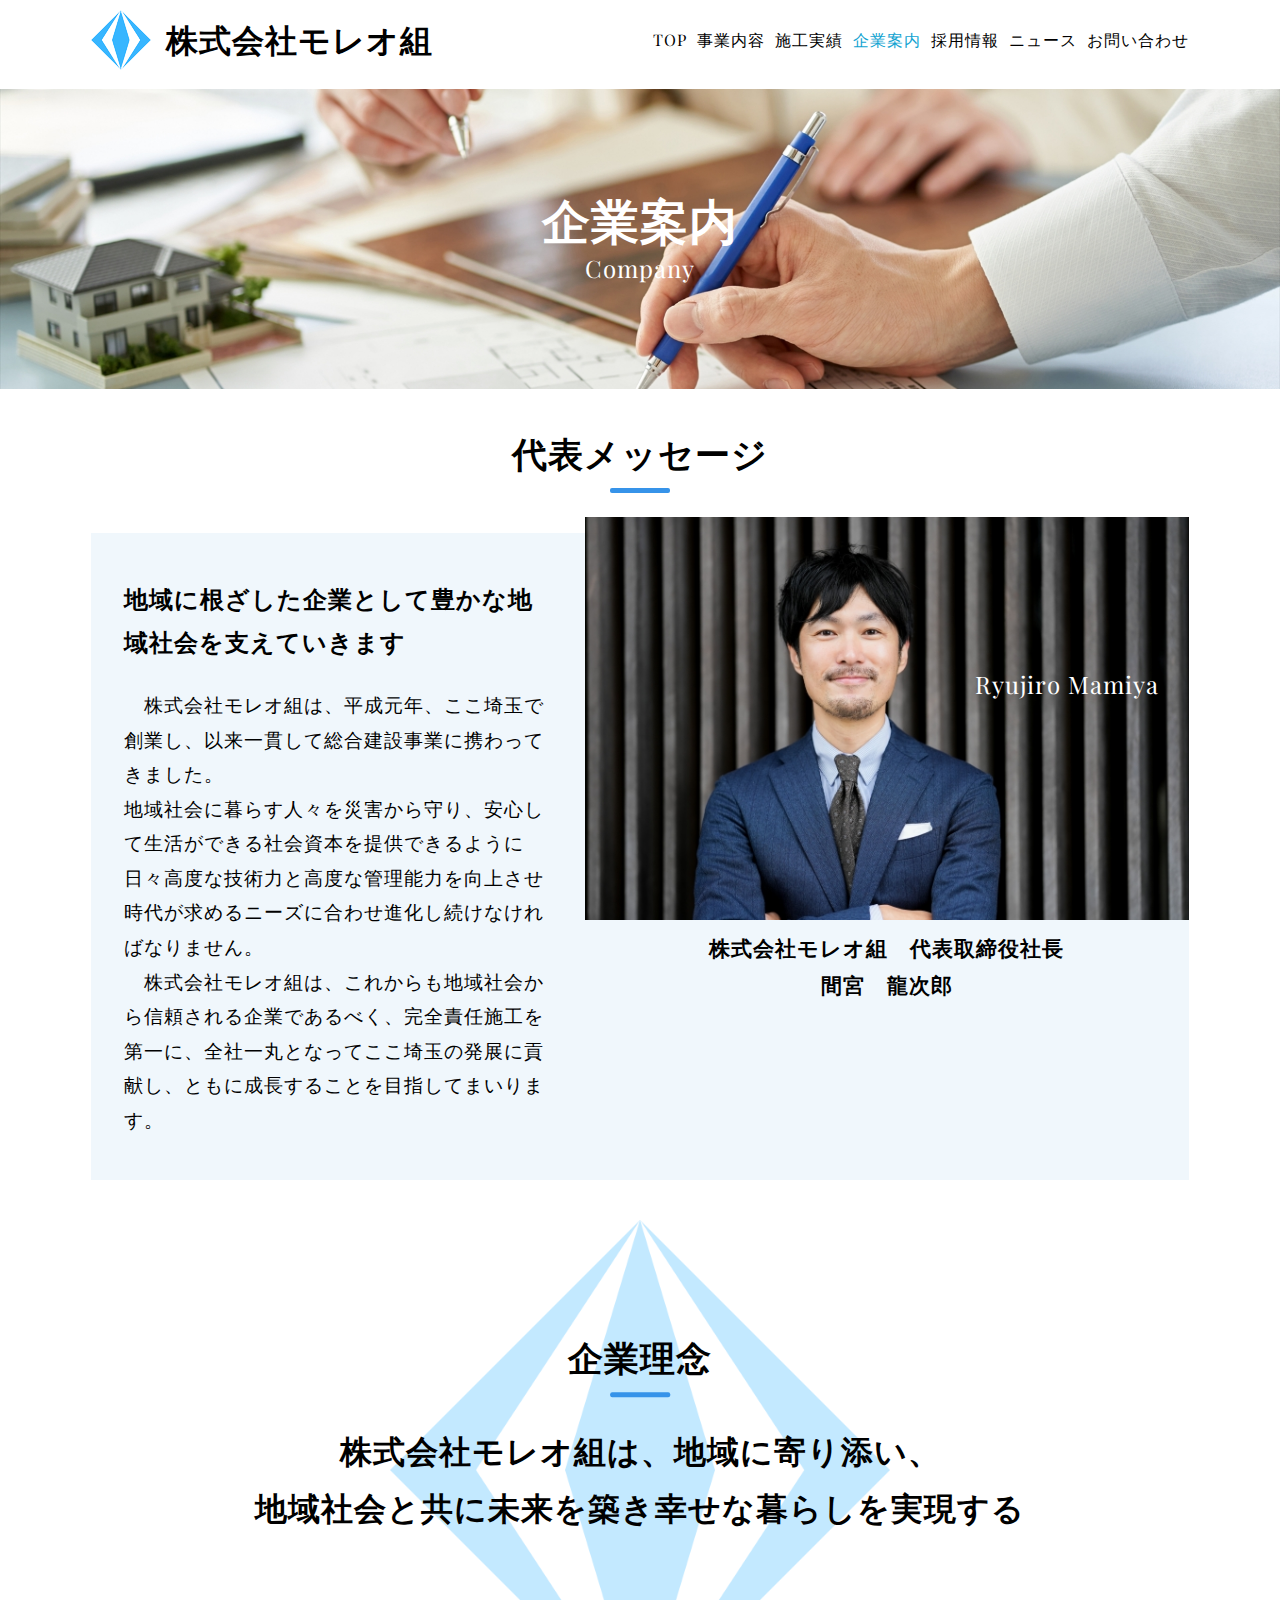
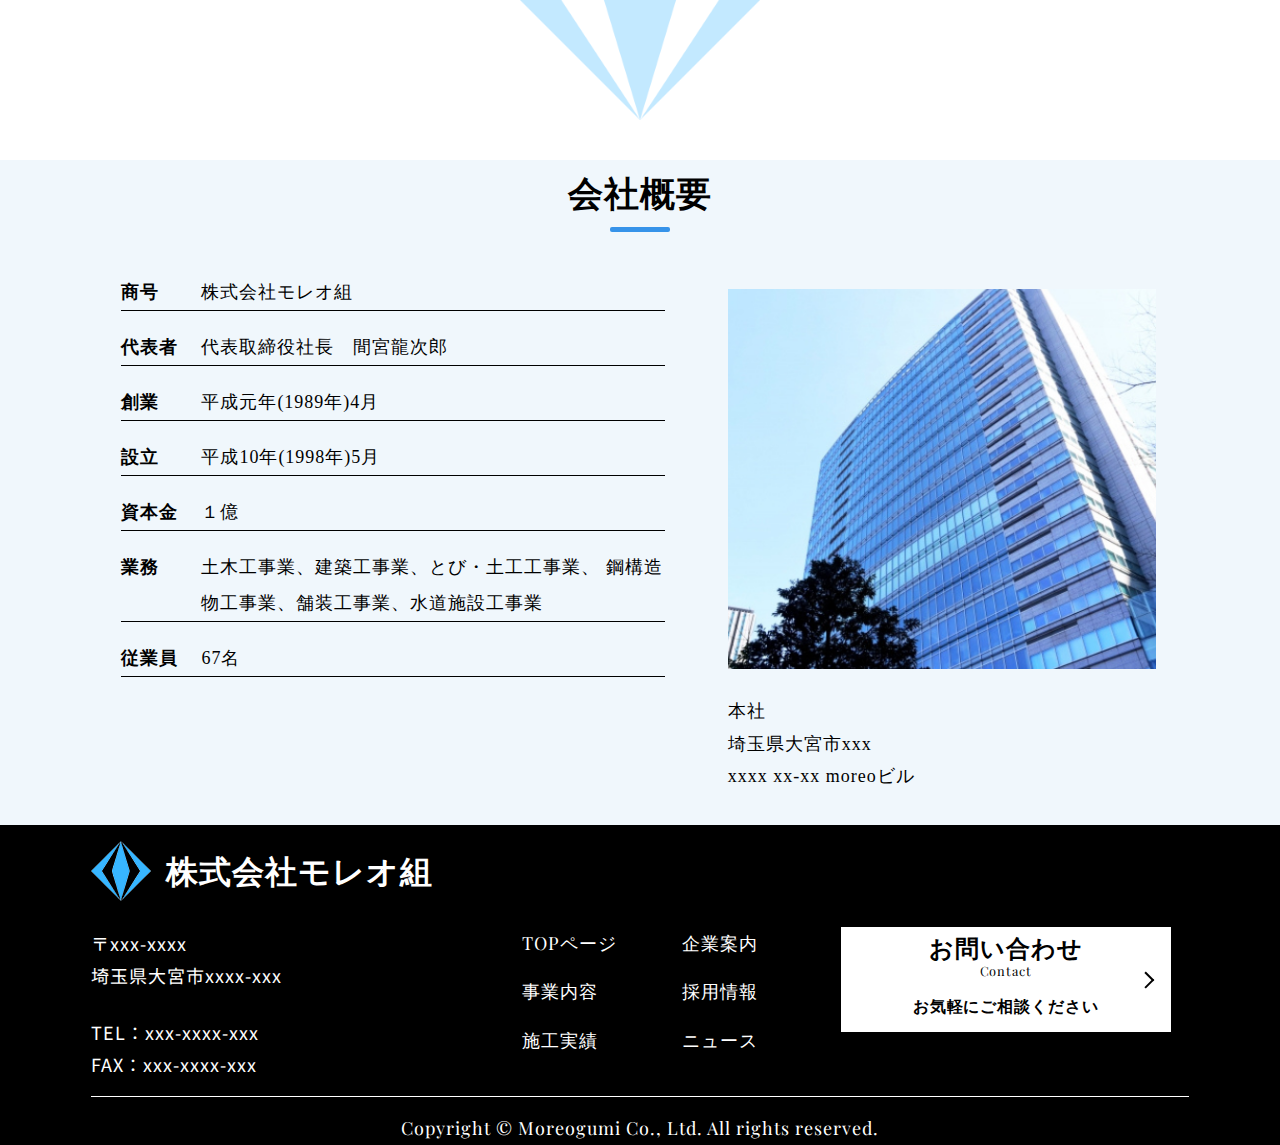
<file: html/comapny.html>
<!DOCTYPE html>
<html lang="ja">
  <head>
    <meta charset="UTF-8" />
    <title>株式会社モレオ組｜埼玉の総合建設業</title>
    <meta
      name="description"
      content="埼玉県に拠点を置き、インフラ整備を通して、地域の公共事業を支え続けています。"
    />
    <meta name="keywords" content="建設業、インフラ整備、工事" />
    <meta name="viewport" content="width=device-width, initial-scale=1.0" />
    <meta property="og:title" content="株式会社モレオ組｜埼玉の総合建設業" />
    <meta property="og:type" content="article" />
    <meta property="og:url" content="https://withcode-plus.tech" />
    <meta property="og:image" content="../img/logo.png " />
    <meta
      property="og:description"
      content="埼玉県に拠点を置き、インフラ整備を通して、地域の公共事業を支え続けています。"
    />
    <meta
      property="og:site_name"
      content="株式会社モレオ組｜埼玉の総合建設業"
    />
    <!--  favicon -->
    <link rel="icon" href="../favicon.ico" />
    <link rel="apple-touch-icon" sizes="180x180" href="/apple-touch-icon.png" />
    <link rel="icon" type="image/png" sizes="32x32" href="/favicon-32x32.png" />
    <link rel="icon" type="image/png" sizes="16x16" href="/favicon-16x16.png" />
    <link rel="manifest" href="/site.webmanifest" />
    <meta name="msapplication-TileColor" content="#da532c" />
    <meta name="theme-color" content="#ffffff" />

    <!-- google fonts -->
    <link rel="preconnect" href="https://fonts.googleapis.com" />
    <link rel="preconnect" href="https://fonts.gstatic.com" crossorigin />
    <link
      href="https://fonts.googleapis.com/css2?family=Noto+Sans+JP:wght@400;500;700;900&family=Playfair+Display:ital,wght@1,400;1,600&display=swap"
      rel="stylesheet"
    />

    <!-- cssファイル -->
    <link rel="stylesheet" type="text/css" href="../CSS/reset.css" />
    <link rel="stylesheet" type="text/css" href="../CSS/common1.css" />
    <link rel="stylesheet" type="text/css" href="../CSS/common2.css" />
    <link rel="stylesheet" type="text/css" href="../CSS/company.css" />
  </head>

  <body>
    <header id="company" class="header wrapper fixed">
      <div class="header-logo">
        <a href="../index.html">
          <li>
            <img src="../img/logo.png" alt="モレオ組ホーム" class="logo" />
          </li>
          <li><h1 class="company-name">株式会社モレオ組</h1></li>
        </a>
      </div>
      <div class="header-nav">
        <nav>
          <ul class="header-nav_list">
            <li><a href="../index.html">TOP</a></li>
            <li><a href="./service.html">事業内容</a></li>
            <li><a href="./works.html">施工実績</a></li>
            <li><a href="./comapny.html" class="color">企業案内</a></li>
            <li><a href="./recruit.html">採用情報</a></li>
            <li><a href="./news.html">ニュース</a></li>
            <li><a href="./contact.html">お問い合わせ</a></li>
          </ul>
        </nav>
      </div>
    </header>

    <main>
      <div class="top-kv">
        <img src="../img/companyーkv.jpg" alt="企業案内トップ画像" />
        <h3 class="top-kv-ttl">企業案内 <br /><small>Company</small></h3>
      </div>
      <section class="top-message wrapper sec-content-mb">
        <h3 class="sec-heading">代表メッセージ</h3>
        <div class="top-message-bgc content-bgc-blue">
          <div class="top-message_txt">
            <h4>地域に根ざした企業として豊かな地域社会を支えていきます</h4>
            <p>
              　株式会社モレオ組は、平成元年、ここ埼玉で創業し、以来一貫して総合建設事業に携わってきました。<br />
              地域社会に暮らす人々を災害から守り、安心して生活ができる社会資本を提供できるように日々高度な技術力と高度な管理能力を向上させ時代が求めるニーズに合わせ進化し続けなければなりません。<br />
              　株式会社モレオ組は、これからも地域社会から信頼される企業であるべく、完全責任施工を第一に、全社一丸となってここ埼玉の発展に貢献し、ともに成長することを目指してまいります。
            </p>
          </div>

          <div class="top-message-president">
            <div class="top-message-img">
              <img src="../img/top-message.jpg" alt="" />

              <p>
                株式会社モレオ組　代表取締役社長<br />
                間宮　龍次郎
              </p>
            </div>
          </div>
        </div>
      </section>

      <!-- 企業理念 -->

      <section class="wrapper sec-content-mb">
        <div class="corporate-philosophy">
          <div class="corporate-philosophy-img">
            <img src="../img/logo-big.png" alt="" />
          </div>
          <div class="corporate-philosophy-txt">
            <h3 class="sec-heading">企業理念</h3>
            <p>
              株式会社モレオ組は、地域に寄り添い、<br />
              地域社会と共に未来を築き幸せな暮らしを実現する
            </p>
          </div>
        </div>
      </section>

      <!-- Company Overview -->
      <div class="bgc-blue">
        <section id="works" class="wrapper sec-content-mb">
          <h3 class="sec-heading">会社概要</h3>
          <div class="overview">
            <ul class="overview-left">
              <li class="overview-item">
                <h3>商号</h3>
                <p>株式会社モレオ組</p>
              </li>
              <li class="overview-item">
                <h3>代表者</h3>
                <p>代表取締役社長　間宮龍次郎</p>
              </li>
              <li class="overview-item">
                <h3>創業</h3>
                <p>平成元年(1989年)4月</p>
              </li>
              <li class="overview-item">
                <h3>設立</h3>
                <p>平成10年(1998年)5月</p>
              </li>
              <li class="overview-item">
                <h3>資本金</h3>
                <p>１億</p>
              </li>
              <li class="overview-item">
                <h3>業務</h3>
                <p>
                  土木工事業、建築工事業、とび・土工工事業、
                  鋼構造物工事業、舗装工事業、水道施設工事業
                </p>
              </li>
              <li class="overview-item">
                <h3>従業員</h3>
                <p>67名</p>
              </li>
            </ul>

            <div class="overview-right">
              <div class="overview-img">
                <img src="../img/companybuilding.png" alt="" />
              </div>
              <p>
                本社<br />
                埼玉県大宮市xxx<br />
                xxxx xx-xx moreoビル
              </p>
            </div>
          </div>
        </section>
      </div>
    </main>

    <!-- footer -->
    <div class="bgc-black">
      <footer class="footer wrapper">
        <div class="header-logo footer-logo">
          <a href="../index.html">
            <li>
              <img src="../img/logo.png" alt="モレオ組ホーム" class="logo" />
            </li>
            <li><h1 class="company-name">株式会社モレオ組</h1></li>
          </a>
        </div>
        <div class="footer-inner">
          <div class="footer-separation footer-company-info">
            <p class="address">
              〒xxx-xxxx <br />
              埼玉県大宮市xxxx-xxx
            </p>
            <p class="tel">
              TEL：xxx-xxxx-xxx <br />
              FAX：xxx-xxxx-xxx
            </p>
          </div>
          <div class="footer-separation footer-nav">
            <ul class="footer-nav-item">
              <li><a href="../index.html" class="color">TOPページ</a></li>
              <li><a href="./service.html">事業内容</a></li>
              <li><a href="./works.html">施工実績</a></li>
            </ul>
            <ul class="footer-nav-item">
              <li><a href="#">企業案内</a></li>
              <li><a href="./recruit.html">採用情報</a></li>
              <li><a href="./news.html">ニュース</a></li>
            </ul>
          </div>
          <div class="footer-separation footer-contact">
            <div class="footer-contact-btn">
              <a href="./contact.html" class="footer-btn-box">
                <h3 class="sec-ttl contact-ttl">
                  お問い合わせ <br /><small>Contact</small>
                </h3>
                <p>お気軽にご相談ください</p>
              </a>
            </div>
          </div>
        </div>
        <div class="copyright">
          <small>Copyright © Moreogumi Co., Ltd. All rights reserved.</small>
        </div>
      </footer>
    </div>
  </body>
</html>
</file>
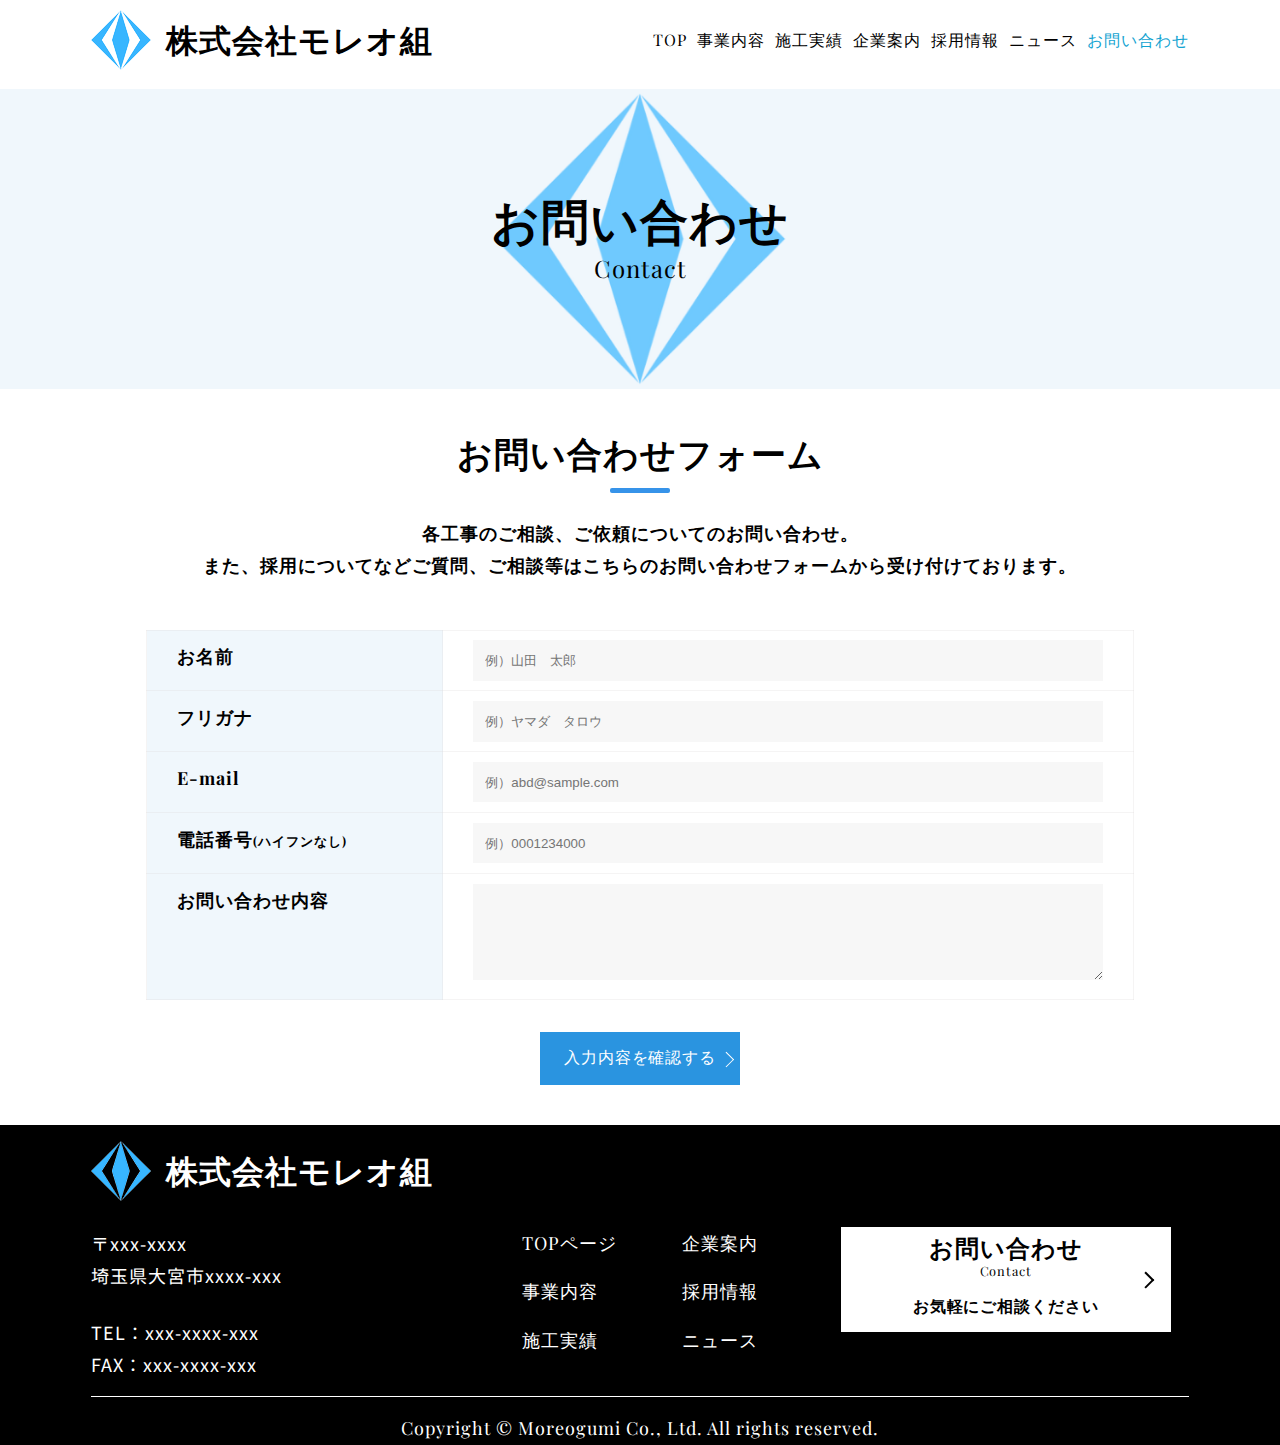
<file: html/contact.html>
<!DOCTYPE html>
<html lang="ja">
  <head>
    <meta charset="UTF-8" />
    <title>株式会社モレオ組｜埼玉の総合建設業</title>
    <meta
      name="description"
      content="埼玉県に拠点を置き、インフラ整備を通して、地域の公共事業を支え続けています。"
    />
    <meta name="keywords" content="建設業、インフラ整備、工事" />
    <meta name="viewport" content="width=device-width, initial-scale=1.0" />
    <meta property="og:title" content="株式会社モレオ組｜埼玉の総合建設業" />
    <meta property="og:type" content="article" />
    <meta property="og:url" content="https://withcode-plus.tech" />
    <meta property="og:image" content="../img/logo.png " />
    <meta
      property="og:description"
      content="埼玉県に拠点を置き、インフラ整備を通して、地域の公共事業を支え続けています。"
    />
    <meta
      property="og:site_name"
      content="株式会社モレオ組｜埼玉の総合建設業"
    />
    <!--  favicon -->
    <link rel="icon" href="../favicon.ico" />
    <link rel="apple-touch-icon" sizes="180x180" href="/apple-touch-icon.png" />
    <link rel="icon" type="image/png" sizes="32x32" href="/favicon-32x32.png" />
    <link rel="icon" type="image/png" sizes="16x16" href="/favicon-16x16.png" />
    <link rel="manifest" href="/site.webmanifest" />
    <meta name="msapplication-TileColor" content="#da532c" />
    <meta name="theme-color" content="#ffffff" />

    <!-- google fonts -->
    <link rel="preconnect" href="https://fonts.googleapis.com" />
    <link rel="preconnect" href="https://fonts.gstatic.com" crossorigin />
    <link
      href="https://fonts.googleapis.com/css2?family=Noto+Sans+JP:wght@400;500;700;900&family=Playfair+Display:ital,wght@1,400;1,600&display=swap"
      rel="stylesheet"
    />

    <!-- cssファイル -->
    <link rel="stylesheet" type="text/css" href="../CSS/reset.css" />
    <link rel="stylesheet" type="text/css" href="../CSS/common1.css" />
    <link rel="stylesheet" type="text/css" href="../CSS/common2.css" />
    <link rel="stylesheet" type="text/css" href="../CSS/contact.css" />
  </head>

  <body>
    <header id="recruit" class="header wrapper fixed">
      <div class="header-logo">
        <a href="../index.html">
          <li>
            <img src="../img/logo.png" alt="モレオ組ホーム" class="logo" />
          </li>
          <li><h1 class="company-name">株式会社モレオ組</h1></li>
        </a>
      </div>
      <div class="header-nav">
        <nav>
          <ul class="header-nav_list">
            <li><a href="../index.html">TOP</a></li>
            <li><a href="./service.html">事業内容</a></li>
            <li><a href="./works.html">施工実績</a></li>
            <li><a href="./comapny.html">企業案内</a></li>
            <li><a href="./recruit.html">採用情報</a></li>
            <li><a href="./news.html">ニュース</a></li>
            <li><a href="./contact.html" class="color">お問い合わせ</a></li>
          </ul>
        </nav>
      </div>
    </header>

    <main>
      <div class="top-kv bgc-blue">
        <img src="../img/contact-top.png" alt="お問い合わせトップ画像" />
        <h3 class="top-kv-ttl fz-color-bk">
          お問い合わせ <br /><small>Contact</small>
        </h3>
      </div>

      <section class="contact-container wrapper sec-content-mb">
        <h3 class="sec-heading">お問い合わせフォーム</h3>
        <p class="contact-txt">
          各工事のご相談、ご依頼についてのお問い合わせ。<br />
          また、採用についてなどご質問、ご相談等はこちらのお問い合わせフォームから受け付けております。
        </p>

        <!-- お問合せフォーム記入欄 -->
        <div class="contact-form">
          <form action="">
            <table class="contact-table">
              <tr>
                <th class="contact-item">お名前</th>
                <td class="contact-body">
                  <input
                    type="text"
                    name="名前"
                    placeholder="例）山田　太郎"
                    class="form-txt"
                  />
                </td>
              </tr>
              <tr>
                <th class="contact-item">フリガナ</th>
                <td class="contact-body">
                  <input
                    type="text"
                    name="名前"
                    placeholder="例）ヤマダ　タロウ"
                    class="form-txt"
                  />
                </td>
              </tr>
              <tr>
                <th class="contact-item">E-mail</th>
                <td class="contact-body">
                  <input
                    type="email"
                    name="メール"
                    placeholder="例）abd@sample.com"
                    class="form-txt"
                  />
                </td>
              </tr>
              <tr>
                <th class="contact-item">
                  電話番号<small>(ハイフンなし)</small>
                </th>
                <td class="contact-body">
                  <input
                    type="tel"
                    name="電話"
                    placeholder="例）0001234000"
                    class="form-txt"
                  />
                </td>
              </tr>
              <tr>
                <th class="contact-item">お問い合わせ内容</th>
                <td class="contact-body">
                  <textarea name="問い合わせ" class="form-textarea"></textarea>
                </td>
              </tr>
            </table>

            <!-- 送信ボタン -->
            <div class="contact-btn-area">
              <input
                type="submit"
                class="contact-btn"
                value="入力内容を確認する"
              />
            </div>
          </form>
        </div>
      </section>
    </main>

    <!-- footer -->
    <div class="bgc-black">
      <footer class="footer wrapper">
        <div class="header-logo footer-logo">
          <a href="../index.html">
            <li>
              <img src="../img/logo.png" alt="モレオ組ホーム" class="logo" />
            </li>
            <li><h1 class="company-name">株式会社モレオ組</h1></li>
          </a>
        </div>
        <div class="footer-inner">
          <div class="footer-separation footer-company-info">
            <p class="address">
              〒xxx-xxxx <br />
              埼玉県大宮市xxxx-xxx
            </p>
            <p class="tel">
              TEL：xxx-xxxx-xxx <br />
              FAX：xxx-xxxx-xxx
            </p>
          </div>
          <div class="footer-separation footer-nav">
            <ul class="footer-nav-item">
              <li><a href="../index.html" class="color">TOPページ</a></li>
              <li><a href="./service.html">事業内容</a></li>
              <li><a href="./works.html">施工実績</a></li>
            </ul>
            <ul class="footer-nav-item">
              <li><a href="./comapny.html">企業案内</a></li>
              <li><a href="./recruit.html">採用情報</a></li>
              <li><a href="./news.html">ニュース</a></li>
            </ul>
          </div>
          <div class="footer-separation footer-contact">
            <div class="footer-contact-btn">
              <a href="#" class="footer-btn-box">
                <h3 class="sec-ttl contact-ttl">
                  お問い合わせ <br /><small>Contact</small>
                </h3>
                <p>お気軽にご相談ください</p>
              </a>
            </div>
          </div>
        </div>
        <div class="copyright">
          <small>Copyright © Moreogumi Co., Ltd. All rights reserved.</small>
        </div>
      </footer>
    </div>
  </body>
</html>
</file>
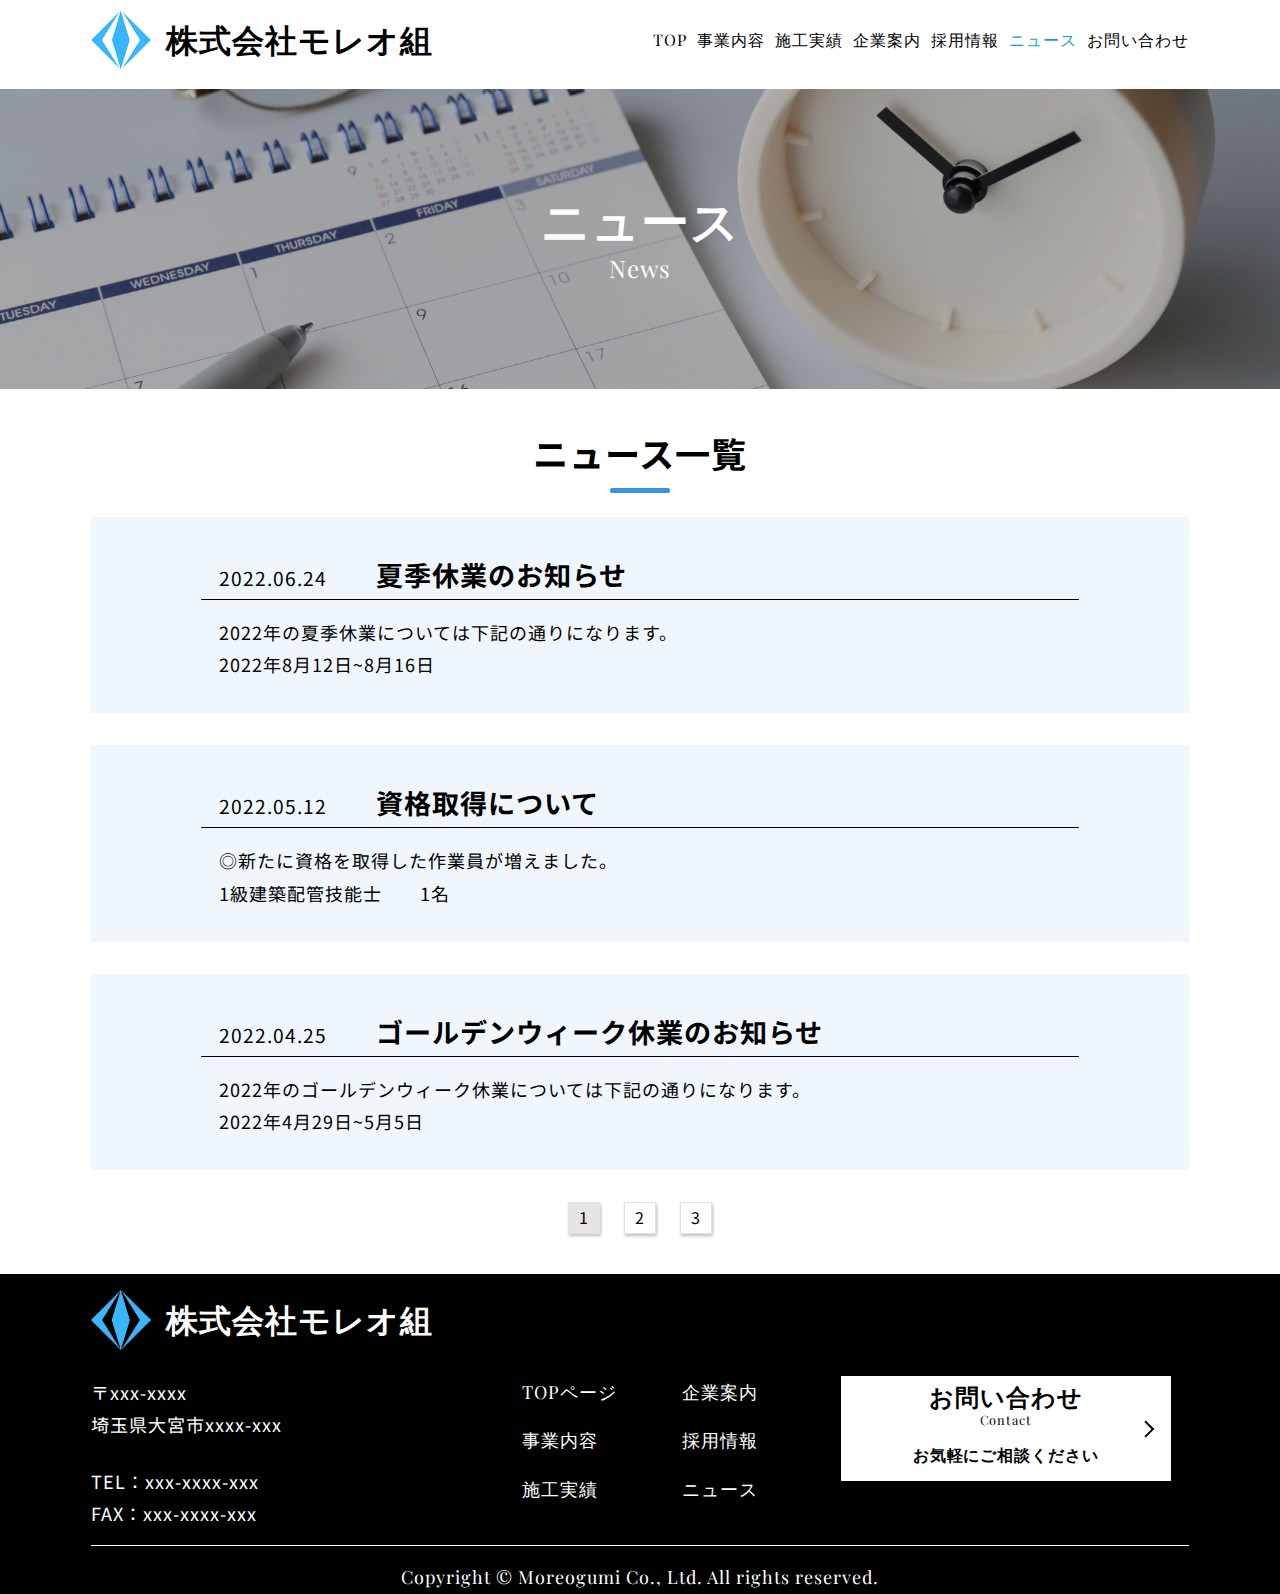
<file: html/news.html>
<!DOCTYPE html>
<html lang="ja">
  <head>
    <meta charset="UTF-8" />
    <title>株式会社モレオ組｜埼玉の総合建設業</title>
    <meta
      name="description"
      content="埼玉県に拠点を置き、インフラ整備を通して、地域の公共事業を支え続けています。"
    />
    <meta name="keywords" content="建設業、インフラ整備、工事" />
    <meta name="viewport" content="width=device-width, initial-scale=1.0" />
    <meta property="og:title" content="株式会社モレオ組｜埼玉の総合建設業" />
    <meta property="og:type" content="article" />
    <meta property="og:url" content="https://withcode-plus.tech" />
    <meta property="og:image" content="../img/logo.png " />
    <meta
      property="og:description"
      content="埼玉県に拠点を置き、インフラ整備を通して、地域の公共事業を支え続けています。"
    />
    <meta
      property="og:site_name"
      content="株式会社モレオ組｜埼玉の総合建設業"
    />
    <!--  favicon -->
    <link rel="icon" href="../favicon.ico" />
    <link rel="apple-touch-icon" sizes="180x180" href="/apple-touch-icon.png" />
    <link rel="icon" type="image/png" sizes="32x32" href="/favicon-32x32.png" />
    <link rel="icon" type="image/png" sizes="16x16" href="/favicon-16x16.png" />
    <link rel="manifest" href="/site.webmanifest" />
    <meta name="msapplication-TileColor" content="#da532c" />
    <meta name="theme-color" content="#ffffff" />

    <!-- google fonts -->
    <link rel="preconnect" href="https://fonts.googleapis.com" />
    <link rel="preconnect" href="https://fonts.gstatic.com" crossorigin />
    <link
      href="https://fonts.googleapis.com/css2?family=Noto+Sans+JP:wght@400;500;700;900&family=Playfair+Display:ital,wght@1,400;1,600&display=swap"
      rel="stylesheet"
    />

    <!-- cssファイル -->
    <link rel="stylesheet" type="text/css" href="../CSS/reset.css" />
    <link rel="stylesheet" type="text/css" href="../CSS/common1.css" />
    <link rel="stylesheet" type="text/css" href="../CSS/common2.css" />
    <link rel="stylesheet" type="text/css" href="../CSS/news.css" />
  </head>

  <body>
    <header id="recruit" class="header wrapper fixed">
      <div class="header-logo">
        <a href="../index.html">
          <li>
            <img src="../img/logo.png" alt="モレオ組ホーム" class="logo" />
          </li>
          <li><h1 class="company-name">株式会社モレオ組</h1></li>
        </a>
      </div>
      <div class="header-nav">
        <nav>
          <ul class="header-nav_list">
            <li><a href="../index.html">TOP</a></li>
            <li><a href="./service.html">事業内容</a></li>
            <li><a href="./works.html">施工実績</a></li>
            <li><a href="./comapny.html">企業案内</a></li>
            <li><a href="./recruit.html">採用情報</a></li>
            <li><a href="./news.html" class="color">ニュース</a></li>
            <li><a href="./contact.html">お問い合わせ</a></li>
          </ul>
        </nav>
      </div>
    </header>

    <main>
      <div class="top-kv img-bg-black">
        <img src="../img/news-top.jpg" alt="採用情報トップ画像" />
        <h3 class="top-kv-ttl">ニュース <br /><small>News</small></h3>
      </div>

      <!-- ニュース一覧 -->
      <section class="news-container wrapper sec-content-mb">
        <h3 class="sec-heading">ニュース一覧</h3>

        <article class="news-article content-bgc-blue">
          <div class="news-inner">
            <h4><span>2022.06.24</span>夏季休業のお知らせ</h4>
            <p>
              2022年の夏季休業については下記の通りになります。<br />
              2022年8月12日~8月16日
            </p>
          </div>
        </article>

        <article class="news-article content-bgc-blue">
          <div class="news-inner">
            <h4><span>2022.05.12</span>資格取得について</h4>
            <p>
              ◎新たに資格を取得した作業員が増えました。<br />
              1級建築配管技能士　　1名
            </p>
          </div>
        </article>

        <article class="news-article content-bgc-blue">
          <div class="news-inner">
            <h4><span>2022.04.25</span>ゴールデンウィーク休業のお知らせ</h4>
            <p>
              2022年のゴールデンウィーク休業については下記の通りになります。<br />
              2022年4月29日~5月5日
            </p>
          </div>
        </article>

        <!-- ページネーション -->
        <div class="page-num">
          <ul class="page-num-list">
            <li class="page-num-item current"><a href="">1</a></li>
            <li class="page-num-item"><a href="">2</a></li>
            <li class="page-num-item"><a href="">3</a></li>
          </ul>
        </div>
      </section>
    </main>

    <!-- footer -->
    <div class="bgc-black">
      <footer class="footer wrapper">
        <div class="header-logo footer-logo">
          <a href="../index.html">
            <li>
              <img src="../img/logo.png" alt="モレオ組ホーム" class="logo" />
            </li>
            <li><h1 class="company-name">株式会社モレオ組</h1></li>
          </a>
        </div>
        <div class="footer-inner">
          <div class="footer-separation footer-company-info">
            <p class="address">
              〒xxx-xxxx <br />
              埼玉県大宮市xxxx-xxx
            </p>
            <p class="tel">
              TEL：xxx-xxxx-xxx <br />
              FAX：xxx-xxxx-xxx
            </p>
          </div>
          <div class="footer-separation footer-nav">
            <ul class="footer-nav-item">
              <li><a href="../index.html" class="color">TOPページ</a></li>
              <li><a href="./service.html">事業内容</a></li>
              <li><a href="./works.html">施工実績</a></li>
            </ul>
            <ul class="footer-nav-item">
              <li><a href="./comapny.html">企業案内</a></li>
              <li><a href="./recruit.html">採用情報</a></li>
              <li><a href="#">ニュース</a></li>
            </ul>
          </div>
          <div class="footer-separation footer-contact">
            <div class="footer-contact-btn">
              <a href="./contact.html" class="footer-btn-box">
                <h3 class="sec-ttl contact-ttl">
                  お問い合わせ <br /><small>Contact</small>
                </h3>
                <p>お気軽にご相談ください</p>
              </a>
            </div>
          </div>
        </div>
        <div class="copyright">
          <small>Copyright © Moreogumi Co., Ltd. All rights reserved.</small>
        </div>
      </footer>
    </div>
  </body>
</html>
</file>
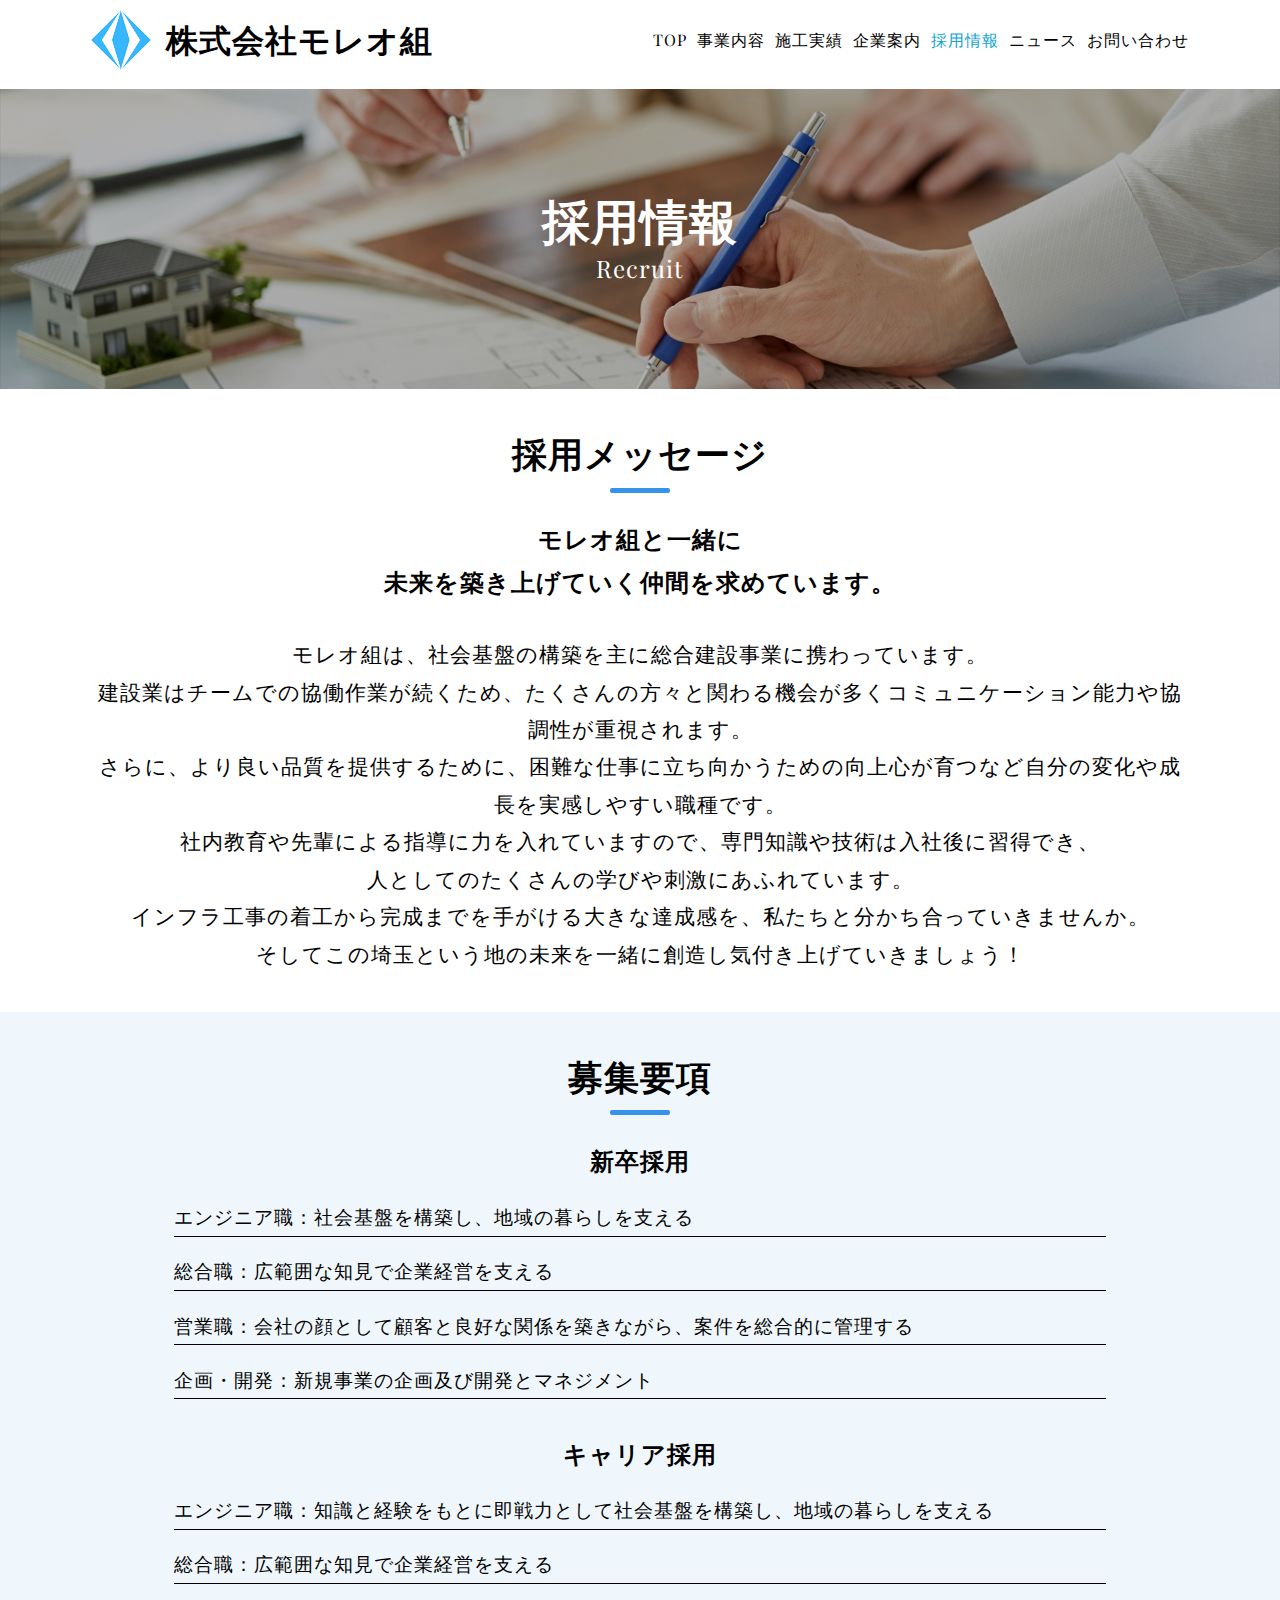
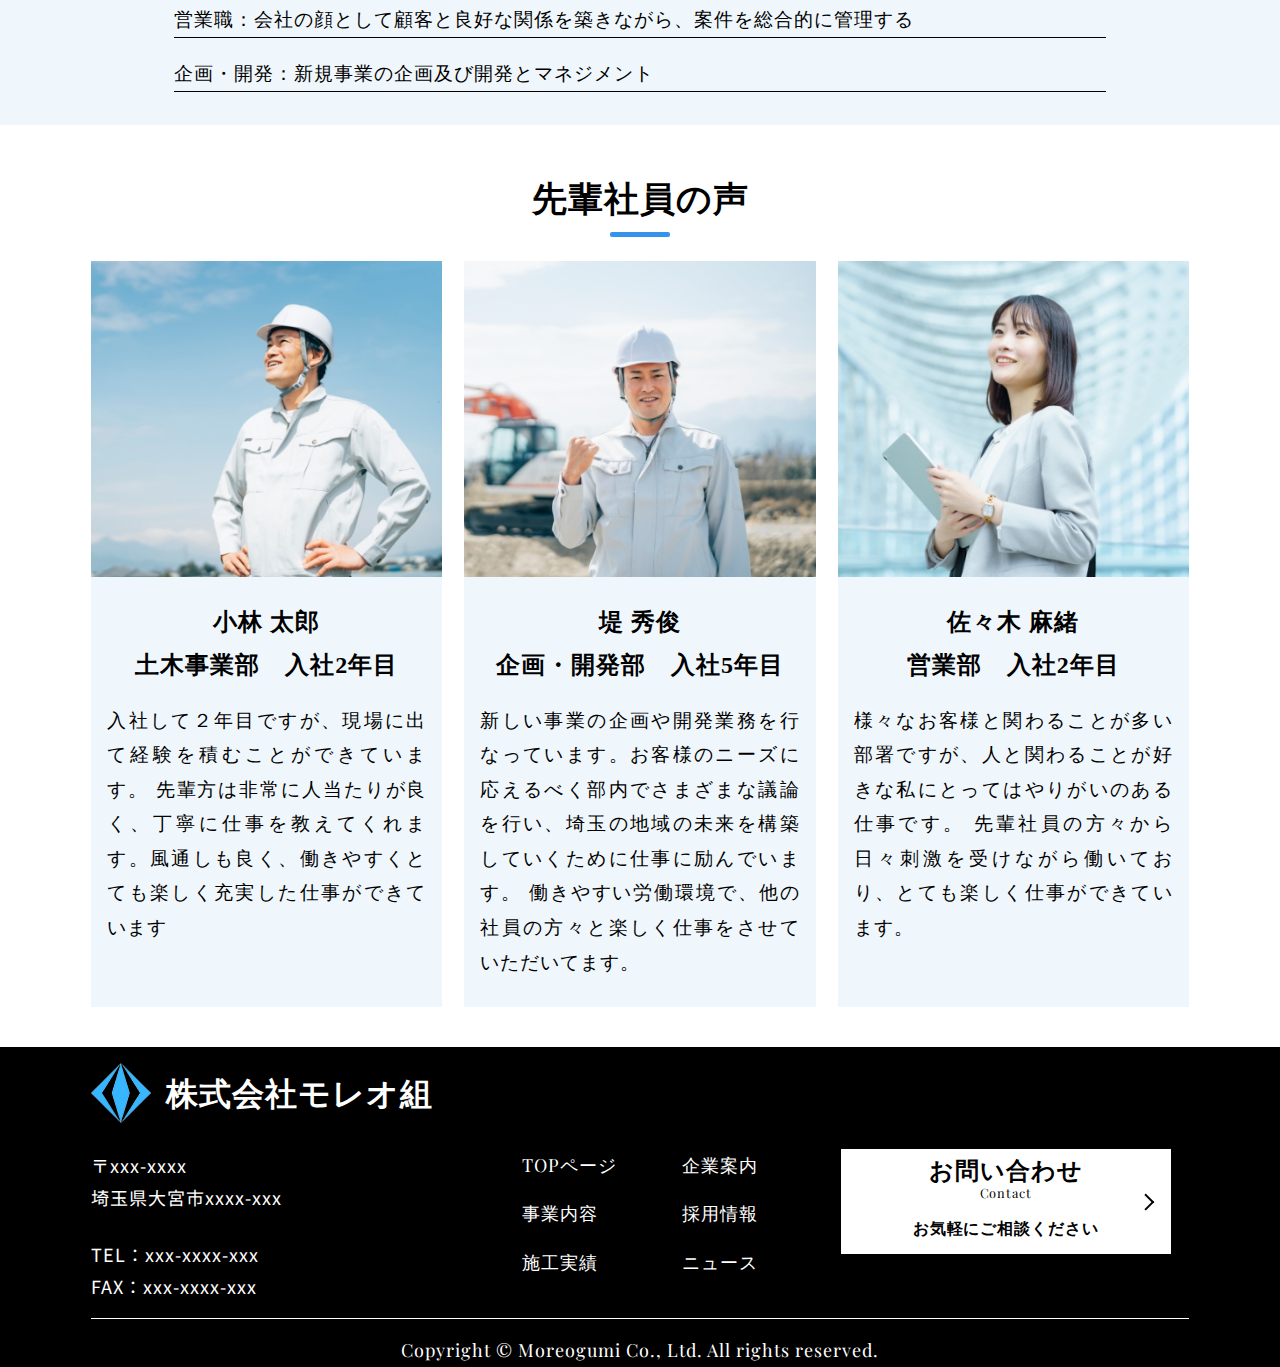
<file: html/recruit.html>
<!DOCTYPE html>
<html lang="ja">
  <head>
    <meta charset="UTF-8" />
    <title>株式会社モレオ組｜埼玉の総合建設業</title>
    <meta
      name="description"
      content="埼玉県に拠点を置き、インフラ整備を通して、地域の公共事業を支え続けています。"
    />
    <meta name="keywords" content="建設業、インフラ整備、工事" />
    <meta name="viewport" content="width=device-width, initial-scale=1.0" />
    <meta property="og:title" content="株式会社モレオ組｜埼玉の総合建設業" />
    <meta property="og:type" content="article" />
    <meta property="og:url" content="https://withcode-plus.tech" />
    <meta property="og:image" content="../img/logo.png " />
    <meta
      property="og:description"
      content="埼玉県に拠点を置き、インフラ整備を通して、地域の公共事業を支え続けています。"
    />
    <meta
      property="og:site_name"
      content="株式会社モレオ組｜埼玉の総合建設業"
    />
    <!--  favicon -->
    <link rel="icon" href="../favicon.ico" />
    <link rel="apple-touch-icon" sizes="180x180" href="/apple-touch-icon.png" />
    <link rel="icon" type="image/png" sizes="32x32" href="/favicon-32x32.png" />
    <link rel="icon" type="image/png" sizes="16x16" href="/favicon-16x16.png" />
    <link rel="manifest" href="/site.webmanifest" />
    <meta name="msapplication-TileColor" content="#da532c" />
    <meta name="theme-color" content="#ffffff" />

    <!-- google fonts -->
    <link rel="preconnect" href="https://fonts.googleapis.com" />
    <link rel="preconnect" href="https://fonts.gstatic.com" crossorigin />
    <link
      href="https://fonts.googleapis.com/css2?family=Noto+Sans+JP:wght@400;500;700;900&family=Playfair+Display:ital,wght@1,400;1,600&display=swap"
      rel="stylesheet"
    />

    <!-- cssファイル -->
    <link rel="stylesheet" type="text/css" href="../CSS/reset.css" />
    <link rel="stylesheet" type="text/css" href="../CSS/common1.css" />
    <link rel="stylesheet" type="text/css" href="../CSS/common2.css" />
    <link rel="stylesheet" type="text/css" href="../CSS/recruit.css" />
  </head>

  <body>
    <header id="recruit" class="header wrapper fixed">
      <div class="header-logo">
        <a href="../index.html">
          <li>
            <img src="../img/logo.png" alt="モレオ組ホーム" class="logo" />
          </li>
          <li><h1 class="company-name">株式会社モレオ組</h1></li>
        </a>
      </div>
      <div class="header-nav">
        <nav>
          <ul class="header-nav_list">
            <li><a href="../index.html">TOP</a></li>
            <li><a href="./service.html">事業内容</a></li>
            <li><a href="./works.html">施工実績</a></li>
            <li><a href="./comapny.html">企業案内</a></li>
            <li><a href="./recruit.html" class="color">採用情報</a></li>
            <li><a href="./news.html">ニュース</a></li>
            <li><a href="./contact.html">お問い合わせ</a></li>
          </ul>
        </nav>
      </div>
    </header>

    <main>
      <div class="top-kv img-bg-black">
        <img src="../img/companyーkv.jpg" alt="採用情報トップ画像" />
        <h3 class="top-kv-ttl">採用情報 <br /><small>Recruit</small></h3>
      </div>
      <section class="recruit-message wrapper sec-content-mb">
        <h3 class="sec-heading">採用メッセージ</h3>
        <h4>
          モレオ組と一緒に<br />
          未来を築き上げていく仲間を求めています。
        </h4>
        <p>
          モレオ組は、社会基盤の構築を主に総合建設事業に携わっています。<br />
          建設業はチームでの協働作業が続くため、たくさんの方々と関わる機会が多くコミュニケーション能力や協調性が重視されます。<br />
          さらに、より良い品質を提供するために、困難な仕事に立ち向かうための向上心が育つなど自分の変化や成長を実感しやすい職種です。<br />
          社内教育や先輩による指導に力を入れていますので、専門知識や技術は入社後に習得でき、<br />
          人としてのたくさんの学びや刺激にあふれています。<br />
          インフラ工事の着工から完成までを手がける大きな達成感を、私たちと分かち合っていきませんか。<br />
          そしてこの埼玉という地の未来を一緒に創造し気付き上げていきましょう！
        </p>
      </section>

      <!-- 募集要項 -->

      <div class="bgc-blue">
        <section class="recruit-info wrapper sec-content-mb">
          <h3 class="sec-heading">募集要項</h3>
          <div class="recruit-list">
            <h4>新卒採用</h4>
            <ul class="recruit-content">
              <li class="recruit-item">
                <p class="recruit-occupation">
                  エンジニア職：社会基盤を構築し、地域の暮らしを支える
                </p>
              </li>
              <li class="recruit-item">
                <p class="recruit-occupation">
                  総合職：広範囲な知見で企業経営を支える
                </p>
              </li>
              <li class="recruit-item">
                <p class="recruit-occupation">
                  営業職：会社の顔として顧客と良好な関係を築きながら、案件を総合的に管理する
                </p>
              </li>
              <li class="recruit-item">
                <p class="recruit-occupation">
                  企画・開発：新規事業の企画及び開発とマネジメント
                </p>
              </li>
            </ul>
          </div>
          <div class="recruit-list">
            <h4>キャリア採用</h4>
            <ul class="recruit-content">
              <li class="recruit-item">
                <p class="recruit-occupation">
                  エンジニア職：知識と経験をもとに即戦力として社会基盤を構築し、地域の暮らしを支える
                </p>
              </li>
              <li class="recruit-item">
                <p class="recruit-occupation">
                  総合職：広範囲な知見で企業経営を支える
                </p>
              </li>
              <li class="recruit-item">
                <p class="recruit-occupation">
                  営業職：会社の顔として顧客と良好な関係を築きながら、案件を総合的に管理する
                </p>
              </li>
              <li class="recruit-item">
                <p class="recruit-occupation">
                  企画・開発：新規事業の企画及び開発とマネジメント
                </p>
              </li>
            </ul>
          </div>
        </section>
      </div>

      <!-- 先輩社員の声 -->
      <section class="wrapper sec-content-mb">
        <h3 class="sec-heading">先輩社員の声</h3>
        <ul class="employee-list">
          <li class="employee-item">
            <div class="employee-img">
              <img src="../img/worker1.png" alt="小林 太郎" />
            </div>
            <div class="employee-txt">
              <h4>
                小林 太郎<br />
                <small>土木事業部　入社2年目</small>
              </h4>
              <p>
                入社して２年目ですが、現場に出て経験を積むことができています。
                先輩方は非常に人当たりが良く、丁寧に仕事を教えてくれます。風通しも良く、働きやすくとても楽しく充実した仕事ができています
              </p>
            </div>
          </li>
          <li class="employee-item">
            <div class="employee-img">
              <img src="../img/worker2.png" alt="堤 秀俊" />
            </div>
            <div class="employee-txt">
              <h4>
                堤 秀俊<br />
                <small>企画・開発部　入社5年目</small>
              </h4>
              <p>
                新しい事業の企画や開発業務を行なっています。お客様のニーズに応えるべく部内でさまざまな議論を行い、埼玉の地域の未来を構築していくために仕事に励んでいます。
                働きやすい労働環境で、他の社員の方々と楽しく仕事をさせていただいてます。
              </p>
            </div>
          </li>
          <li class="employee-item">
            <div class="employee-img">
              <img src="../img/worker3.png" alt="佐々木 麻緒" />
            </div>
            <div class="employee-txt">
              <h4>
                佐々木 麻緒<br />
                <small>営業部　入社2年目</small>
              </h4>
              <p>
                様々なお客様と関わることが多い部署ですが、人と関わることが好きな私にとってはやりがいのある仕事です。
                先輩社員の方々から日々刺激を受けながら働いており、とても楽しく仕事ができています。
              </p>
            </div>
          </li>
        </ul>
      </section>
    </main>

    <!-- footer -->
    <div class="bgc-black">
      <footer class="footer wrapper">
        <div class="header-logo footer-logo">
          <a href="../index.html">
            <li>
              <img src="../img/logo.png" alt="モレオ組ホーム" class="logo" />
            </li>
            <li><h1 class="company-name">株式会社モレオ組</h1></li>
          </a>
        </div>
        <div class="footer-inner">
          <div class="footer-separation footer-company-info">
            <p class="address">
              〒xxx-xxxx <br />
              埼玉県大宮市xxxx-xxx
            </p>
            <p class="tel">
              TEL：xxx-xxxx-xxx <br />
              FAX：xxx-xxxx-xxx
            </p>
          </div>
          <div class="footer-separation footer-nav">
            <ul class="footer-nav-item">
              <li><a href="../index.html" class="color">TOPページ</a></li>
              <li><a href="./service.html">事業内容</a></li>
              <li><a href="./works.html">施工実績</a></li>
            </ul>
            <ul class="footer-nav-item">
              <li><a href="./comapny.html">企業案内</a></li>
              <li><a href="#">採用情報</a></li>
              <li><a href="./news.html">ニュース</a></li>
            </ul>
          </div>
          <div class="footer-separation footer-contact">
            <div class="footer-contact-btn">
              <a href="./contact.html" class="footer-btn-box">
                <h3 class="sec-ttl contact-ttl">
                  お問い合わせ <br /><small>Contact</small>
                </h3>
                <p>お気軽にご相談ください</p>
              </a>
            </div>
          </div>
        </div>
        <div class="copyright">
          <small>Copyright © Moreogumi Co., Ltd. All rights reserved.</small>
        </div>
      </footer>
    </div>
  </body>
</html>
</file>
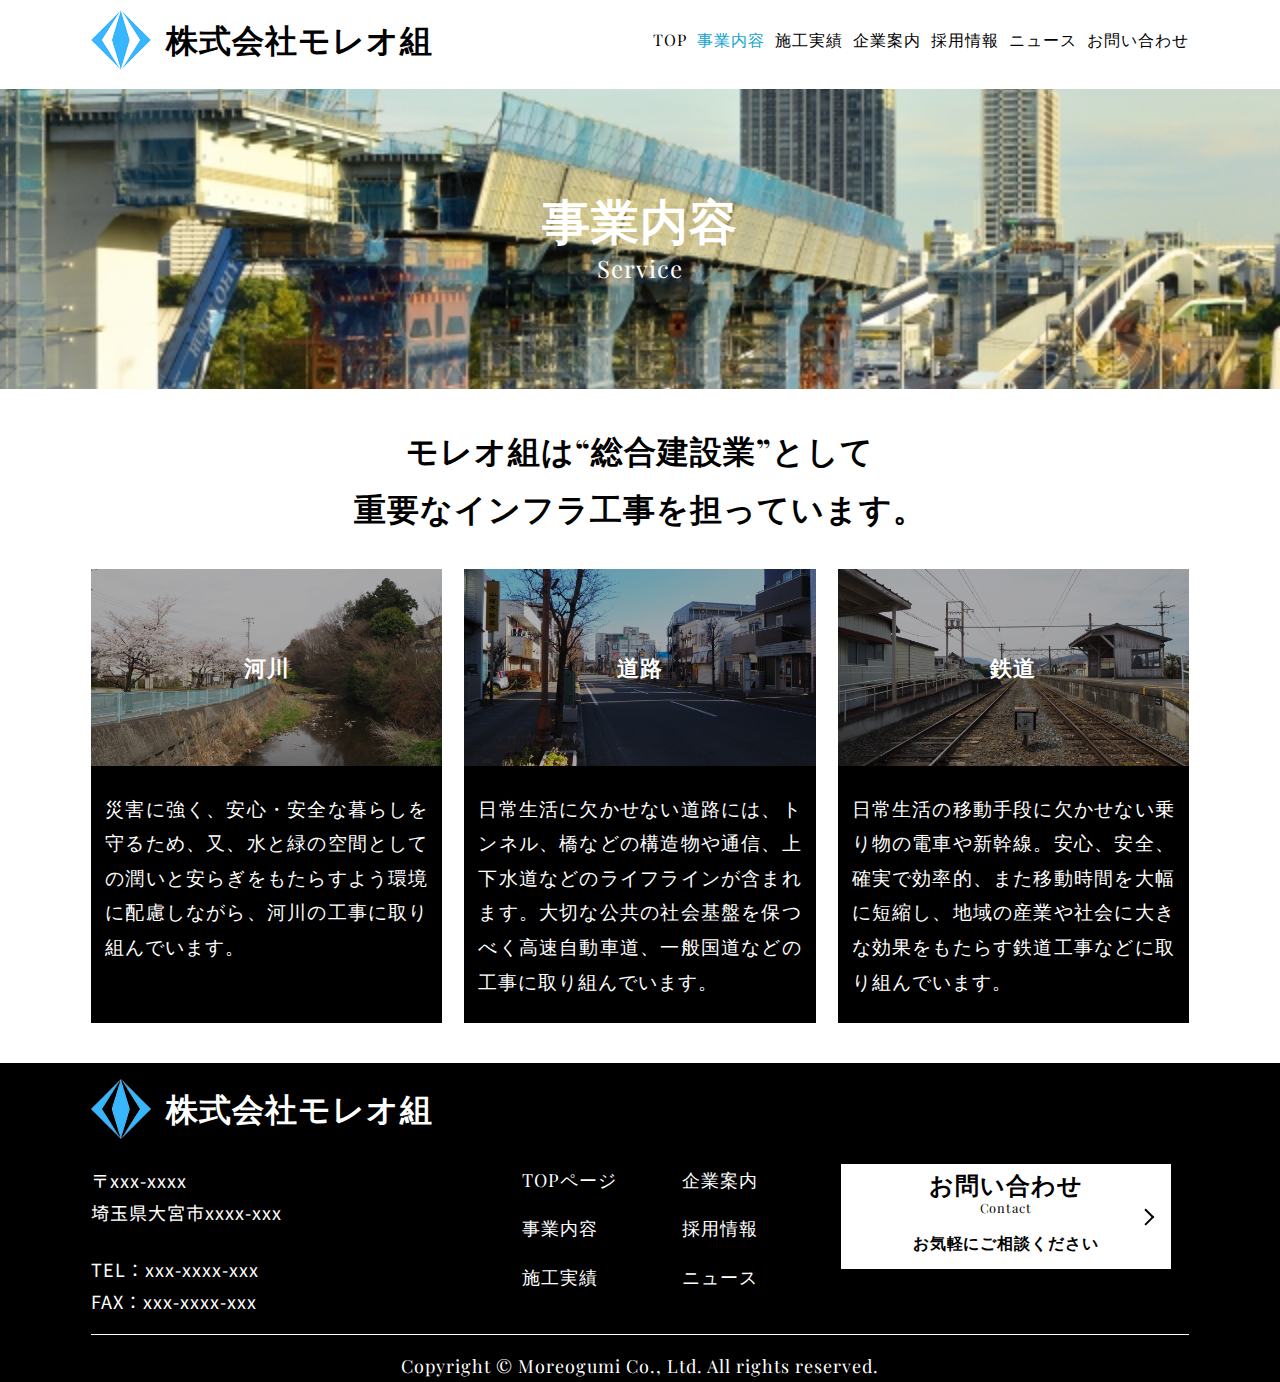
<file: html/service.html>
<!DOCTYPE html>
<html lang="ja">
  <head>
    <meta charset="UTF-8" />
    <title>株式会社モレオ組｜埼玉の総合建設業</title>
    <meta
      name="description"
      content="埼玉県に拠点を置き、インフラ整備を通して、地域の公共事業を支え続けています。"
    />
    <meta name="keywords" content="建設業、インフラ整備、工事" />
    <meta name="viewport" content="width=device-width, initial-scale=1.0" />
    <meta property="og:title" content="株式会社モレオ組｜埼玉の総合建設業" />
    <meta property="og:type" content="article" />
    <meta property="og:url" content="https://withcode-plus.tech" />
    <meta property="og:image" content="../img/logo.png " />
    <meta
      property="og:description"
      content="埼玉県に拠点を置き、インフラ整備を通して、地域の公共事業を支え続けています。"
    />
    <meta
      property="og:site_name"
      content="株式会社モレオ組｜埼玉の総合建設業"
    />
    <!--  favicon -->
    <link rel="icon" href="../favicon.ico" />
    <link rel="apple-touch-icon" sizes="180x180" href="/apple-touch-icon.png" />
    <link rel="icon" type="image/png" sizes="32x32" href="/favicon-32x32.png" />
    <link rel="icon" type="image/png" sizes="16x16" href="/favicon-16x16.png" />
    <link rel="manifest" href="/site.webmanifest" />
    <meta name="msapplication-TileColor" content="#da532c" />
    <meta name="theme-color" content="#ffffff" />

    <!-- google fonts -->
    <link rel="preconnect" href="https://fonts.googleapis.com" />
    <link rel="preconnect" href="https://fonts.gstatic.com" crossorigin />
    <link
      href="https://fonts.googleapis.com/css2?family=Noto+Sans+JP:wght@400;500;700;900&family=Playfair+Display:ital,wght@1,400;1,600&display=swap"
      rel="stylesheet"
    />

    <!-- cssファイル -->
    <link rel="stylesheet" type="text/css" href="../CSS/reset.css" />
    <link rel="stylesheet" type="text/css" href="../CSS/common1.css" />
    <link rel="stylesheet" type="text/css" href="../CSS/common2.css" />
    <link rel="stylesheet" type="text/css" href="../CSS/service.css" />
  </head>

  <body>
    <header id="service" class="header wrapper fixed">
      <div class="header-logo">
        <a href="../index.html">
          <li>
            <img src="../img/logo.png" alt="モレオ組ホーム" class="logo" />
          </li>
          <li><h1 class="company-name">株式会社モレオ組</h1></li>
        </a>
      </div>
      <div class="header-nav">
        <nav>
          <ul class="header-nav_list">
            <li><a href="../index.html">TOP</a></li>
            <li><a href="./service.html" class="color">事業内容</a></li>
            <li><a href="./works.html">施工実績</a></li>
            <li><a href="./comapny.html">企業案内</a></li>
            <li><a href="./recruit.html">採用情報</a></li>
            <li><a href="./news.html">ニュース</a></li>
            <li><a href="./contact.html">お問い合わせ</a></li>
          </ul>
        </nav>
      </div>
    </header>

    <main>
      <div class="top-kv">
        <img src="../img/service-top.jpg" alt="" />
        <h3 class="top-kv-ttl">事業内容 <br /><small>Service</small></h3>
      </div>

      <!-- 事業内容 -->
      <section class="wrapper sec-content-mb">
        <h3 class="service-ttl">
          モレオ組は“総合建設業”として<br />
          重要なインフラ工事を担っています。
        </h3>
        <ul class="service-list">
          <li class="service-item">
            <div class="service-img img-bg-black">
              <img src="../img/service1.jpg" alt="河川" />
              <p class="img-txt">河川</p>
            </div>
            <div class="service-txt">
              <p>
                災害に強く、安心・安全な暮らしを守るため、又、水と緑の空間としての潤いと安らぎをもたらすよう環境に配慮しながら、河川の工事に取り組んでいます。
              </p>
            </div>
          </li>
          <li class="service-item">
            <div class="service-img img-bg-black">
              <img src="../img/service2.jpg" alt="道路" />
              <p class="img-txt">道路</p>
            </div>
            <div class="service-txt">
              <p>
                日常生活に欠かせない道路には、トンネル、橋などの構造物や通信、上下水道などのライフラインが含まれます。大切な公共の社会基盤を保つべく高速自動車道、一般国道などの工事に取り組んでいます。
              </p>
            </div>
          </li>
          <li class="service-item">
            <div class="service-img img-bg-black">
              <img src="../img/service3.jpg" alt="鉄道" />
              <p class="img-txt">鉄道</p>
            </div>
            <div class="service-txt">
              <p>
                日常生活の移動手段に欠かせない乗り物の電車や新幹線。安心、安全、確実で効率的、また移動時間を大幅に短縮し、地域の産業や社会に大きな効果をもたらす鉄道工事などに取り組んでいます。
              </p>
            </div>
          </li>
        </ul>
      </section>
    </main>

    <!-- footer -->
    <div class="bgc-black">
      <footer class="footer wrapper">
        <div class="header-logo footer-logo">
          <a href="../index.html">
            <li>
              <img src="../img/logo.png" alt="モレオ組ホーム" class="logo" />
            </li>
            <li><h1 class="company-name">株式会社モレオ組</h1></li>
          </a>
        </div>
        <div class="footer-inner">
          <div class="footer-separation footer-company-info">
            <p class="address">
              〒xxx-xxxx <br />
              埼玉県大宮市xxxx-xxx
            </p>
            <p class="tel">
              TEL：xxx-xxxx-xxx <br />
              FAX：xxx-xxxx-xxx
            </p>
          </div>
          <div class="footer-separation footer-nav">
            <ul class="footer-nav-item">
              <li><a href="../index.html" class="color">TOPページ</a></li>
              <li><a href="#">事業内容</a></li>
              <li><a href="./works.html">施工実績</a></li>
            </ul>
            <ul class="footer-nav-item">
              <li><a href="./comapny.html">企業案内</a></li>
              <li><a href="./recruit.html">採用情報</a></li>
              <li><a href="./news.html">ニュース</a></li>
            </ul>
          </div>
          <div class="footer-separation footer-contact">
            <div class="footer-contact-btn">
              <a href="./contact.html" class="footer-btn-box">
                <h3 class="sec-ttl contact-ttl">
                  お問い合わせ <br /><small>Contact</small>
                </h3>
                <p>お気軽にご相談ください</p>
              </a>
            </div>
          </div>
        </div>
        <div class="copyright">
          <small>Copyright © Moreogumi Co., Ltd. All rights reserved.</small>
        </div>
      </footer>
    </div>
  </body>
</html>
</file>
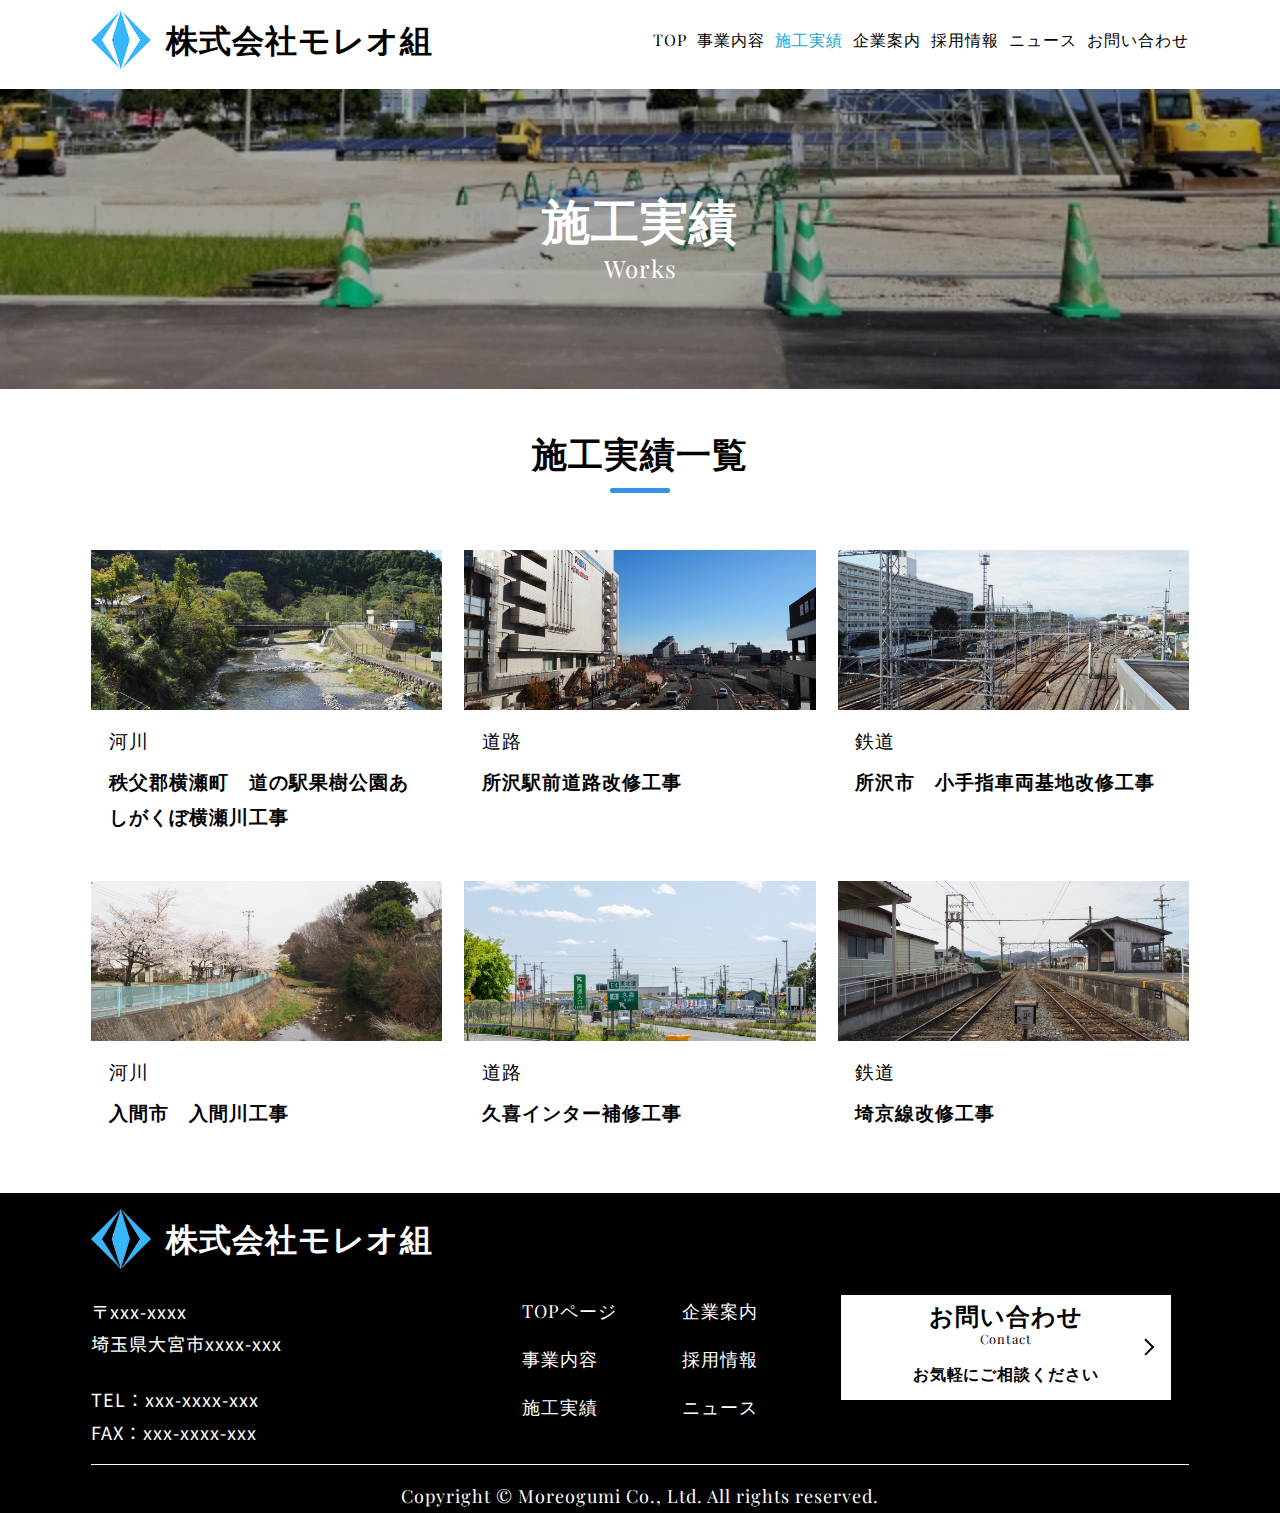
<file: html/works.html>
<!DOCTYPE html>
<html lang="ja">
  <head>
    <meta charset="UTF-8" />
    <title>株式会社モレオ組｜埼玉の総合建設業</title>
    <meta
      name="description"
      content="埼玉県に拠点を置き、インフラ整備を通して、地域の公共事業を支え続けています。"
    />
    <meta name="keywords" content="建設業、インフラ整備、工事" />
    <meta name="viewport" content="width=device-width, initial-scale=1.0" />
    <meta property="og:title" content="株式会社モレオ組｜埼玉の総合建設業" />
    <meta property="og:type" content="article" />
    <meta property="og:url" content="https://withcode-plus.tech" />
    <meta property="og:image" content="../img/logo.png " />
    <meta
      property="og:description"
      content="埼玉県に拠点を置き、インフラ整備を通して、地域の公共事業を支え続けています。"
    />
    <meta
      property="og:site_name"
      content="株式会社モレオ組｜埼玉の総合建設業"
    />
    <!--  favicon -->
    <link rel="icon" href="../favicon.ico" />
    <link rel="apple-touch-icon" sizes="180x180" href="/apple-touch-icon.png" />
    <link rel="icon" type="image/png" sizes="32x32" href="/favicon-32x32.png" />
    <link rel="icon" type="image/png" sizes="16x16" href="/favicon-16x16.png" />
    <link rel="manifest" href="/site.webmanifest" />
    <meta name="msapplication-TileColor" content="#da532c" />
    <meta name="theme-color" content="#ffffff" />

    <!-- google fonts -->
    <link rel="preconnect" href="https://fonts.googleapis.com" />
    <link rel="preconnect" href="https://fonts.gstatic.com" crossorigin />
    <link
      href="https://fonts.googleapis.com/css2?family=Noto+Sans+JP:wght@400;500;700;900&family=Playfair+Display:ital,wght@1,400;1,600&display=swap"
      rel="stylesheet"
    />

    <!-- cssファイル -->
    <link rel="stylesheet" type="text/css" href="../CSS/reset.css" />
    <link rel="stylesheet" type="text/css" href="../CSS/common1.css" />
    <link rel="stylesheet" type="text/css" href="../CSS/common2.css" />
    <link rel="stylesheet" type="text/css" href="../CSS/works.css" />
  </head>

  <body>
    <header id="works" class="header wrapper fixed">
      <div class="header-logo">
        <a href="../index.html">
          <li>
            <img src="../img/logo.png" alt="モレオ組ホーム" class="logo" />
          </li>
          <li><h1 class="company-name">株式会社モレオ組</h1></li>
        </a>
      </div>
      <div class="header-nav">
        <nav>
          <ul class="header-nav_list">
            <li><a href="../index.html">TOP</a></li>
            <li><a href="./service.html">事業内容</a></li>
            <li><a href="./works.html" class="color">施工実績</a></li>
            <li><a href="./comapny.html">企業案内</a></li>
            <li><a href="./recruit.html">採用情報</a></li>
            <li><a href="./news.html">ニュース</a></li>
            <li><a href="./contact.html">お問い合わせ</a></li>
          </ul>
        </nav>
      </div>
    </header>

    <main>
      <div class="top-kv img-bg-black">
        <img
          src="../img/works-top.jpg"
          alt="施工実績のトップ画像"
          class="top-works-img"
        />
        <h3 class="top-kv-ttl">施工実績 <br /><small>Works</small></h3>
      </div>

      <!-- 施工実績一覧 -->
      <section class="works-content wrapper sec-content-mb">
        <h3 class="sec-heading">施工実績一覧</h3>
        <div class="works-grid">
          <div class="works-item">
            <img
              src="../img/works1.jpg"
              alt="秩父郡横瀬町　道の駅果樹公園あしがくぼ横瀬川工事"
            />
            <p>河川</p>
            <p class="works-place">
              秩父郡横瀬町　道の駅果樹公園あしがくぼ横瀬川工事
            </p>
          </div>
          <div class="works-item">
            <img src="../img/works2.jpg" alt="所沢駅前道路改修工事" />
            <p>道路</p>
            <p class="works-place">所沢駅前道路改修工事</p>
          </div>
          <div class="works-item">
            <img src="../img/works3.jpg" alt="所沢市　小手指車両基地改修工事" />
            <p>鉄道</p>
            <p class="works-place">所沢市　小手指車両基地改修工事</p>
          </div>
          <div class="works-item">
            <img src="../img/service1.jpg" alt="入間市　入間川工事" />
            <p>河川</p>
            <p class="works-place">入間市　入間川工事</p>
          </div>
          <div class="works-item">
            <img src="../img/highway.jpg" alt="久喜インター補修工事" />
            <p>道路</p>
            <p class="works-place">久喜インター補修工事</p>
          </div>
          <div class="works-item">
            <img src="../img/service3.jpg" alt="埼京線改修工事" />
            <p>鉄道</p>
            <p class="works-place">埼京線改修工事</p>
          </div>
        </div>
      </section>
    </main>

    <!-- footer -->
    <div class="bgc-black">
      <footer class="footer wrapper">
        <div class="header-logo footer-logo">
          <a href="../index.html">
            <li>
              <img src="../img/logo.png" alt="モレオ組ホーム" class="logo" />
            </li>
            <li><h1 class="company-name">株式会社モレオ組</h1></li>
          </a>
        </div>
        <div class="footer-inner">
          <div class="footer-separation footer-company-info">
            <p class="address">
              〒xxx-xxxx <br />
              埼玉県大宮市xxxx-xxx
            </p>
            <p class="tel">
              TEL：xxx-xxxx-xxx <br />
              FAX：xxx-xxxx-xxx
            </p>
          </div>
          <div class="footer-separation footer-nav">
            <ul class="footer-nav-item">
              <li><a href="../index.html" class="color">TOPページ</a></li>
              <li><a href="./service.html">事業内容</a></li>
              <li><a href="#">施工実績</a></li>
            </ul>
            <ul class="footer-nav-item">
              <li><a href="./comapny.html">企業案内</a></li>
              <li><a href="./recruit.html">採用情報</a></li>
              <li><a href="./news.html">ニュース</a></li>
            </ul>
          </div>
          <div class="footer-separation footer-contact">
            <div class="footer-contact-btn">
              <a href="./contact.html" class="footer-btn-box">
                <h3 class="sec-ttl contact-ttl">
                  お問い合わせ <br /><small>Contact</small>
                </h3>
                <p>お気軽にご相談ください</p>
              </a>
            </div>
          </div>
        </div>
        <div class="copyright">
          <small>Copyright © Moreogumi Co., Ltd. All rights reserved.</small>
        </div>
      </footer>
    </div>
  </body>
</html>
</file>
<file: CSS/common1.css>
@charset "UTF-8";
/* 共通 */

body {
  font-size: 18px;
  line-height: 1.8;
  letter-spacing: 1px;
  word-break: break-all;
  color: #000;
  font-family: "Noto Sans JP", sans-serif;
  font-family: "Playfair Display", serif;
}

a {
  text-decoration: none;
  color: #000;
}

li {
  list-style: none;
}

* {
  box-sizing: border-box;
}

/* 画面幅 */
.wrapper {
  max-width: 1200px;
  margin: 0 auto;
  padding: 0 4%;
}

/* header */
.header {
  padding-top: 10px;
  padding-bottom: 10px;
  display: flex;
  justify-content: space-between;
}

.header-logo a {
  display: inline-block;
  display: flex;
}

.header-logo a li {
  text-align: center;
}

.company-name {
  color: #fff;
  display: inline-block;
  font-size: 32px;
  height: 60px;
  padding-left: 15px;
}

.header-nav_list {
  display: flex;
  font-size: 1rem;
  height: 60px;
  line-height: 60px;
}

.header-nav_list li {
  margin-left: 10px;
}

.header-nav_list li a {
  color: #fff;
}

.header-nav_list li a:hover {
  opacity: 0.6;
}

.header-nav_list li .color {
  color: #12a3d1;
}

/* section共通 */
.sec-ttl {
  font-size: 2.2rem;
  line-height: 1.1;
  text-align: center;
  margin-bottom: 20px;
}

.sec-ttl small {
  font-size: 1.5rem;
  font-weight: normal;
}

.sec-subheading {
  font-size: 1.5rem;
  font-weight: bold;
  margin-bottom: 1rem;
}

.sec-txt {
  font-size: 1.2rem;
  margin-bottom: 1rem;
}

/* btn */
.btn {
  width: 200px;
  margin: 0 auto;
  line-height: 3;
  position: relative;
  padding-top: 1rem;
  padding-bottom: 1rem;
}
.m-btn {
  display: block;
  width: 100%;
  height: auto;
  text-align: center;
  font-size: 1.2rem;
  font-weight: bold;
  align-items: center;
  letter-spacing: 0.06rem;
}

.m-btn-black {
  color: #000;
  border: 1px solid #1dccf2;
}
.m-btn-white {
  color: #fff;
  border: 1px solid #fff;
}

.m-btn:hover {
  opacity: 0.5;
}

.m-btn::after {
  position: absolute;
  content: "";
  top: 0;
  right: 1.2rem;
  bottom: 0;
  width: 0.6rem;
  height: 0.6rem;
  transform: rotate(45deg);
  margin: auto;
}

.m-btn-black::after {
  border-top: 2px solid #000;
  border-right: 2px solid #000;
}

.m-btn-white::after {
  border-top: 2px solid #fff;
  border-right: 2px solid #fff;
}

/* 背景共通 */
.bgc-black {
  background-color: #000;
  color: #fff;
}

/* footer */
.footer-logo {
  padding: 1rem 0;
}

.footer-inner {
  display: flex;
  border-bottom: 1px solid #fff;
  padding-bottom: 1rem;
}

.footer-separation {
  width: calc(100% / 3);
}

.footer-company-info {
  font-family: "Noto Sans JP", sans-serif;
}

.address {
  margin-bottom: 1.5rem;
}

.footer-nav {
  display: flex;
  justify-content: space-evenly;
}

.footer-nav-item li {
  padding-bottom: 1rem;
}

.footer-nav-item li a {
  color: #fff;
}

.footer-nav-item li a:hover {
  opacity: 0.6;
}

.footer-contact-btn {
  background-color: #fff;
  width: 90%;
  margin: 0 auto;
  text-align: center;
  padding: 3% 0;
  position: relative;
}

.footer-btn-box {
  display: block;
  width: 100%;
  height: auto;
  text-align: center;
  font-size: 1.1rem;
  font-weight: bold;
  align-items: center;
  letter-spacing: 0.06rem;
}

.footer-btn-box::after {
  position: absolute;
  content: "";
  top: 0;
  right: 1.2rem;
  bottom: 0;
  width: 0.6rem;
  height: 0.6rem;
  transform: rotate(45deg);
  margin: auto;
  border-top: 2px solid #000;
  border-right: 2px solid #000;
}

.contact-ttl {
  font-size: 1.5rem;
  margin-bottom: unset;
  line-height: 0.8;
}

.contact-ttl small {
  font-size: 0.8rem;
}

.footer-btn-box p {
  font-size: 1rem;
  padding-top: 1rem;
}

.footer-btn-box:hover {
  opacity: 0.7;
}

.copyright {
  text-align: center;
  margin-top: 15px;
}
</file>
<file: CSS/common2.css>
@charset "UTF-8";
/* htmlディレクトリ内共通 */

/* header-fixed */
.fixed {
  background-color: #fff;
}

.fixed .company-name,
.fixed .header-nav_list li a {
  color: #000;
}

.fixed .header-nav_list li .color {
  color: #12a3d1;
}

/* bgc */
.bgc-blue {
  background-color: #f0f7fc;
  color: #000;
}

.content-bgc-blue {
  background-color: #f0f7fc;
}

.top-kv-ttl.fz-color-bk {
  color: #000;
}

/* top-kv */
.top-kv {
  position: relative;
  margin-bottom: 2rem;
}

.top-kv-ttl {
  font-size: 3rem;
  line-height: 0.8;
  text-align: center;
  margin-bottom: 20px;
  color: #fff;
  position: absolute;
  top: 50%;
  left: 50%;
  transform: translate(-50%, -50%);
}

.top-kv-ttl small {
  font-size: 1.5rem;
  font-weight: normal;
}

.top-kv img {
  width: 100%;
  height: 300px;
  -o-object-fit: cover;
  object-fit: cover;
  background-repeat: no-repeat;
  vertical-align: top;
}

/* section */
.sec-content-mb {
  margin-bottom: 2.5rem;
}

/* sec-heading */
.sec-heading {
  font-size: 2.2rem;
  font-weight: bold;
  color: #000;
  display: inline-block;
  width: 100%;
  text-align: center;
  position: relative;
  margin-bottom: 2rem;
}

.sec-heading::before {
  content: "";
  position: absolute;
  left: 50%;
  bottom: -0.5rem; /*線の上下位置*/
  display: inline-block;
  width: 60px; /*線の長さ*/
  height: 5px; /*線の太さ*/
  transform: translateX(-50%); /*位置調整*/
  background-color: #3693e9; /*線の色*/
  border-radius: 2px; /*線の丸み*/
}

/* 画像背景に色 */
.img-bg-black {
  position: relative;
  background-size: cover;
}

.img-bg-black::before {
  content: "";
  position: absolute;
  top: 0;
  right: 0;
  left: 0;
  bottom: 0;
  background-color: rgba(0, 0, 0, 0.3);
}
</file>
<file: CSS/company.css>
@charset "UTF-8";
/* 共通 */

/* top-message */
.top-message-bgc {
  display: flex;
  margin-top: 1rem;
}

.top-message_txt {
  width: 45%;
  padding: 4% 3%;
}

.top-message_txt h4 {
  font-size: 1.5rem;
  margin-bottom: 1.5rem;
}

.top-message_txt {
  font-size: 1.2rem;
}

.top-message-president {
  width: 55%;
  position: relative;
  text-align: center;
}

.top-message-president img {
  width: 100%;
}

.top-message-img::after {
  position: absolute;
  content: "Ryujiro Mamiya";
  color: #fff;
  top: 30%;
  right: 5%;
  font-size: 1.5rem;
}

.top-message-img {
  position: absolute;
  top: -1rem;
  position: relative;
}

.top-message-img p {
  font-weight: bold;
  font-size: 1.3rem;
}

/* corporate-philosophy */

.corporate-philosophy {
  text-align: center;
  position: relative;
  margin: 0 auto;
  width: 100%;
}

.corporate-philosophy-img {
  height: 500px;
}

.corporate-philosophy-img img {
  -webkit-filter: opacity(30%);
  filter: opacity(30%);
  height: 100%;
}

.corporate-philosophy-txt {
  position: absolute;
  top: 0;
  left: 50%;
  transform: translate(-50%, 50%);
  width: 100%;
}

.corporate-philosophy-txt p {
  font-size: 2rem;
  font-weight: bold;
}

/* Company Overview */
.overview {
  display: flex;
  width: 100%;
  font-family: "Noto Serif JP", serif;
}

.overview-left {
  width: 55%;
}

.overview-item {
  display: flex;
  border-bottom: 1px solid #000;
  line-height: 2;
  width: 90%;
  margin: 0 auto;
  padding-top: 3%;
}

.overview-item h3 {
  width: 5rem;
  min-width: 5rem;
  font-weight: 600;
}

.overview-right {
  width: 45%;
  padding: 3%;
}

.overview-img {
  margin-bottom: 1rem;
}

.overview-img img {
  width: 100%;
  -o-object-fit: cover;
  object-fit: cover;
}

#works.sec-content-mb {
  margin-bottom: 0;
}
</file>
<file: CSS/contact.css>
@charset "UTF-8";

.contact-txt {
  text-align: center;
  font-weight: bold;
}

/* お問い合わせフォーム記入欄 */
.contact-table {
  width: 90%;
  margin: 0 auto;
  margin-top: 3rem;
}

.contact-item,
.contact-body {
  border: 1px solid rgb(222, 220, 220, 0.3);
  padding: 1% 3%;
}

.contact-item {
  text-align: left;
  width: 30%;
  background: #f0f7fc;
  vertical-align: top;
}

.contact-item small {
  font-size: 0.8rem;
}

.contact-body {
  width: 70%;
}

.form-txt {
  width: 100%;
  padding: 2%;
  background-color: rgb(217, 217, 217, 20%);
  border: none;
  appearance: none;
  -webkit-appearance: none;
  -moz-appearance: none;
}

.form-textarea {
  background-color: rgb(217, 217, 217, 20%);
  border: none;
  width: 100%;
  appearance: none;
  -webkit-appearance: none;
  -moz-appearance: none;
  height: 6rem;
}

/* 送信ボタン */
.contact-btn-area {
  position: relative;
  width: 200px;
  margin: 0 auto;
  position: relative;
  display: block;
  margin-top: 2rem;
}

.contact-btn {
  width: 100%;
  padding-top: 1rem;
  padding-bottom: 1rem;
  background: #2a94e0;
  color: #fff;
  border: none;
  appearance: none;
  -webkit-appearance: none;
  -moz-appearance: none;
  cursor: pointer;
  letter-spacing: 0.06rem;
  font-size: 1rem;
}

.contact-btn-area::after {
  position: absolute;
  display: block;
  content: "";
  top: 0;
  right: 0.5rem;
  bottom: 0;
  width: 0.6rem;
  height: 0.6rem;
  transform: rotate(45deg);
  margin: auto;
  border-top: 1.5px solid #fff;
  border-right: 1.5px solid #fff;
}

.contact-btn:hover {
  opacity: 0.7;
}
</file>
<file: CSS/news.css>
@charset "UTF-8";

.news-container {
  font-family: "Noto Sans JP", sans-serif;
}

.news-article {
  margin-bottom: 2rem;
}

.news-inner {
  width: 80%;
  margin: 0 auto;
  padding: 3% 0;
}

.news-inner h4 {
  font-size: 1.7rem;
  border-bottom: 1px solid #000;
}

.news-inner h4 span {
  font-size: 1.2rem;
  font-weight: normal;
  margin-right: 2rem;
}

.news-inner p {
  padding-top: 1rem;
}

.news-inner h4 span,
.news-inner p {
  padding-left: 2%;
  padding-right: 2%;
}

/* ページネーション */
.page-num {
  display: flex;
  justify-content: center;
  align-items: center;
}

.page-num-list {
  display: flex;
}

.page-num-item {
  text-align: center;
  align-items: center;
}

.page-num-item + .page-num-item {
  margin-left: 1.5rem;
}

.page-num-item a {
  display: block;
  width: 2rem;
  height: 2rem;
  font-size: 1rem;
  border: 1px solid rgb(229, 224, 224);
  box-shadow: 1px 2px 3px 0 rgb(0, 0, 0, 25%);
}

.current {
  background: rgb(206, 202, 202, 0.5);
}
</file>
<file: CSS/recruit.css>
@charset "UTF-8";
/* 採用情報 */

/* 採用メッセージ */
.recruit-message {
  text-align: center;
}

.recruit-message h4 {
  font-size: 1.5rem;
  margin-bottom: 2rem;
}

.recruit-message p {
  font-size: 1.3rem;
}

/* 募集要項 */
.recruit-info {
  padding-top: 2rem;
}

.recruit-content {
  font-family: "Noto Serif JP", serif;
  max-width: 85%;
  margin: 0 auto;
}

.recruit-list {
  padding-bottom: 3%;
}

.recruit-list h4 {
  font-size: 1.5rem;
  text-align: center;
  font-weight: bold;
}

.recruit-item {
  border-bottom: 1px solid #000;
  font-weight: 500;
  padding-top: 2%;
}

.recruit-occupation {
  font-size: 1.2rem;
}

/* 先輩社員の声 */
.employee-list {
  display: flex;
  justify-content: space-between;
  text-align: center;
  width: 100%;
  font-family: "Noto Serif JP", serif;
}

.employee-item {
  width: 32%;
  background-color: #f0f7fc;
}

.employee-img {
  position: relative;
}

.employee-img img {
  width: 100%;
  -o-object-fit: cover;
  object-fit: cover;
  vertical-align: top;
}

.employee-txt {
  padding: 7% 1rem;
  text-align: center;
  margin: 0 auto;
  font-size: 1.5rem;
}

.employee-txt p {
  display: inline-block;
  text-align: justify;
  padding-top: 5%;
  font-size: 1.2rem;
}
</file>
<file: CSS/service.css>
@charset "UTF-8";

.service-ttl {
  font-size: 2rem;
  font-weight: bold;
  text-align: center;
  margin-bottom: 2rem;
}

.service-list {
  display: flex;
  justify-content: space-between;
  text-align: center;
  width: 100%;
}

.service-item {
  width: 32%;
  background-color: #000;
  color: #fff;
}

.service-img {
  position: relative;
}

.service-img img {
  width: 100%;
  -o-object-fit: cover;
  object-fit: cover;
  vertical-align: top;
}

.img-txt {
  position: absolute;
  top: 50%;
  left: 50%;
  transform: translate(-50%, -50%);
  color: #fff;
  font-size: 1.4rem;
  font-weight: bold;
}

.service-txt {
  padding: 7% 4%;
  text-align: center;
  margin: 0 auto;
  font-size: 1.2rem;
}

.service-txt p {
  display: inline-block;
  text-align: justify;
}
</file>
<file: CSS/works.css>
@charset "UTF-8";

.top-works-img {
  -o-object-position: 50% 100%;
  object-position: 50% 100%;
}

.works-grid {
  display: grid;
  gap: 2%;
  grid-template-columns: repeat(3, minmax(30%, 1fr));
  margin-top: 3%;
}

.works-item {
  margin-bottom: 2rem;
}

.works-item img {
  width: 100%;
  -o-object-fit: cover;
  object-fit: cover;
  height: 10rem;
}

.works-item p {
  padding: 1% 5%;
  font-size: 1.2rem;
}

.works-place {
  font-weight: bold;
  font-size: 1.5rem;
}
</file>
